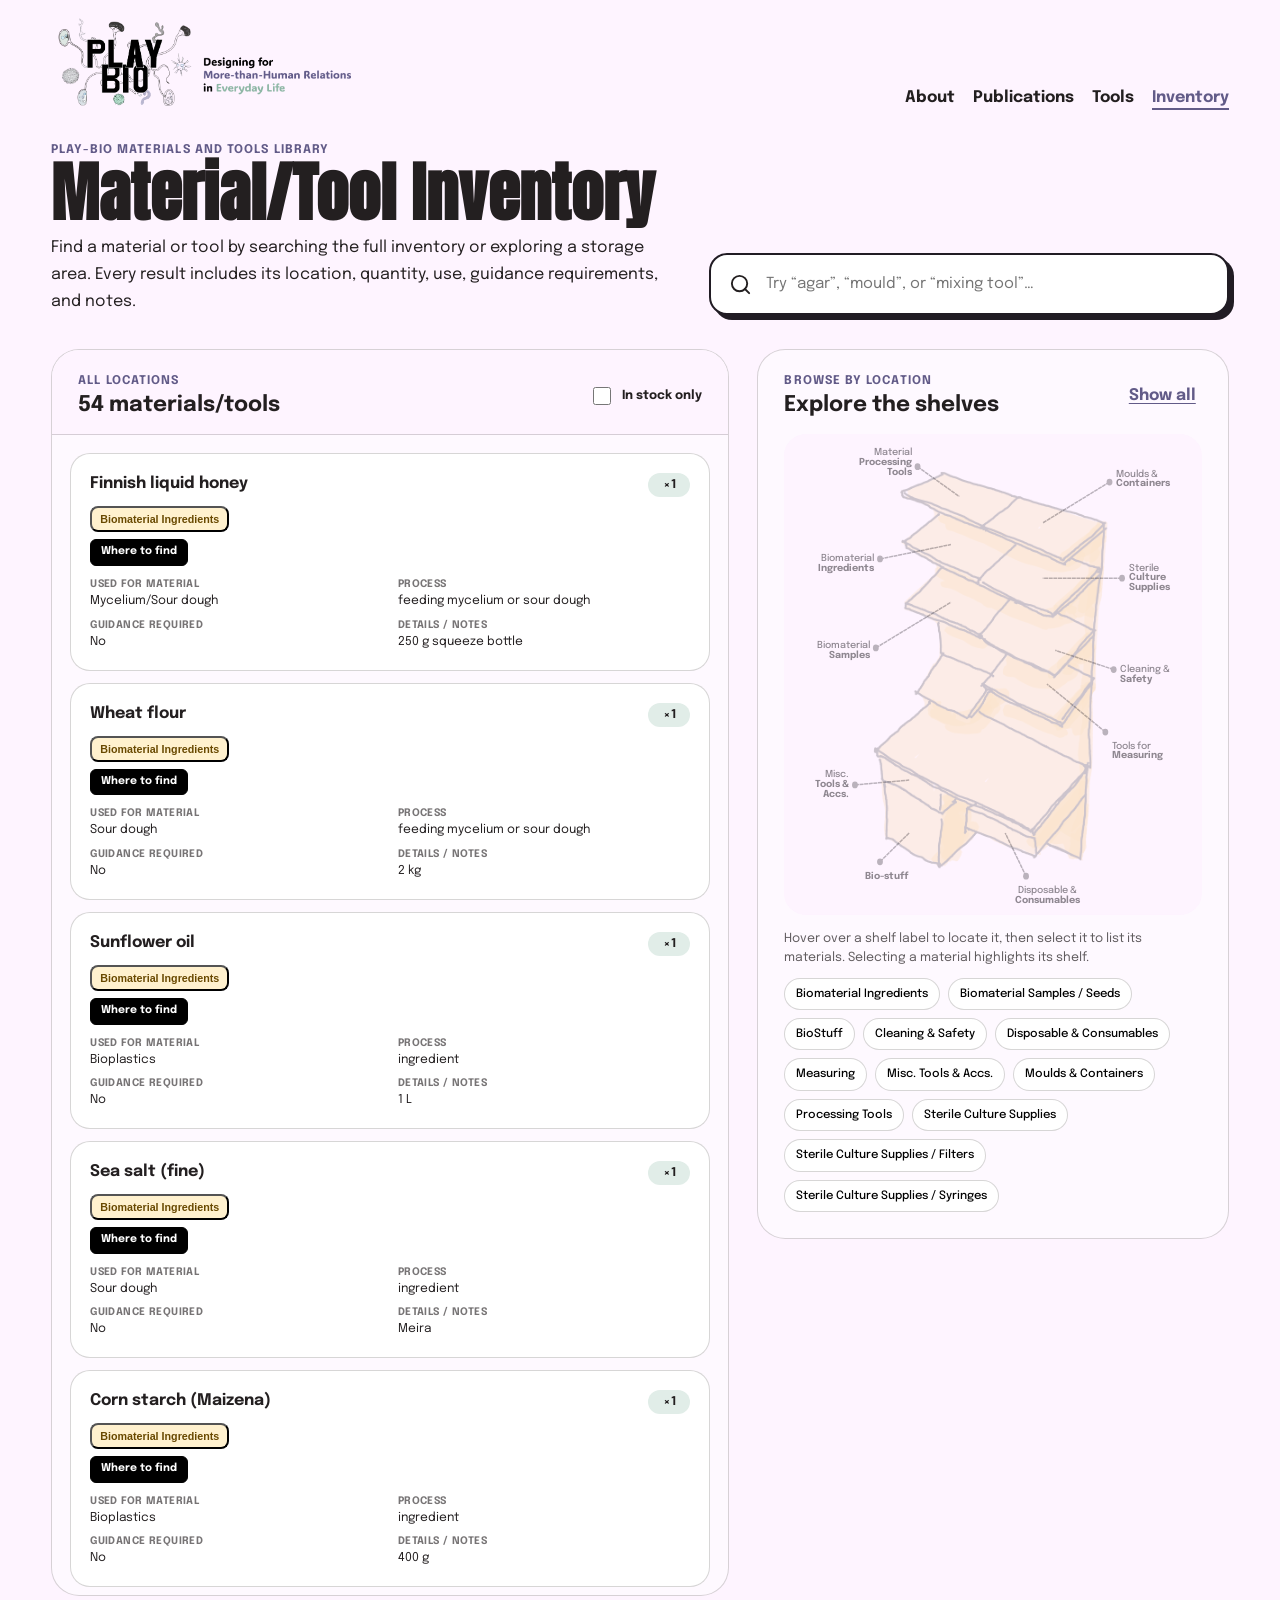
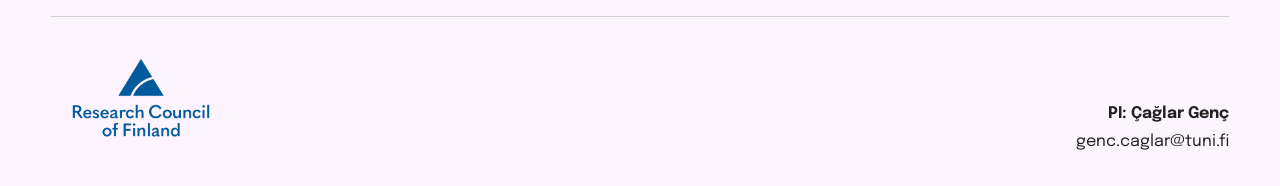
<file: inventory.html>
<!DOCTYPE html>
<html lang="en">
<head>
  <title>Material/Tool Inventory • Play-Bio</title>
  <meta charset="utf-8" />
  <meta name="viewport" content="width=device-width, initial-scale=1" />
  <meta name="description" content="Find and browse Play-Bio materials and tools by name, shelf, use, or process." />
  <link rel="stylesheet" href="assets/css/main.css" />
  <link rel="stylesheet" href="assets/css/inventory.css?v=12" />
  <link rel="preconnect" href="https://fonts.googleapis.com">
  <link rel="preconnect" href="https://fonts.gstatic.com" crossorigin>
  <link href="https://fonts.googleapis.com/css2?family=Epilogue:wght@400;500;700&family=Anton&display=swap" rel="stylesheet">
</head>
<body data-page="inventory">
  <section class="site-width header-container">
    <div class="logo logo--full">
      <a href="index.html" aria-label="Play-Bio home">
        <img src="images/Logo_with_text_transparent.png" alt="Play-Bio logo">
      </a>
    </div>
    <nav id="nav" class="nav">
      <a href="index.html">About</a>
      <a href="publications.html">Publications</a>
      <a href="tools.html">Tools</a>
      <a href="inventory.html" aria-current="page">Inventory</a>
    </nav>
  </section>

  <main class="site-width page-wrap inventory-page">
    <header class="inventory-hero">
      <div>
        <p class="inventory-eyebrow">Play-Bio materials and tools library</p>
        <h1 class="section-title">Material/Tool Inventory</h1>
        <p class="section-intro">Find a material or tool by searching the full inventory or exploring a storage area. Every result includes its location, quantity, use, guidance requirements, and notes.</p>
      </div>
      <label class="inventory-search">
        <span class="sr-only">Search materials and tools</span>
        <svg aria-hidden="true" viewBox="0 0 24 24"><path d="m21 21-4.6-4.6m2.6-5.4a8 8 0 1 1-16 0 8 8 0 0 1 16 0Z"/></svg>
        <input id="inventory-search" type="search" placeholder="Try “agar”, “mould”, or “mixing tool”…" autocomplete="off">
        <button id="inventory-clear" type="button" aria-label="Clear search">×</button>
      </label>
    </header>

    <div class="inventory-layout">
      <section class="inventory-results" aria-labelledby="results-heading">
        <div class="panel-heading results-heading">
          <div>
            <p id="results-context" class="panel-kicker">All locations</p>
            <h2 id="results-heading"><span id="result-count">0</span> materials/tools</h2>
          </div>
          <label class="availability-filter">
            <input id="in-stock-only" type="checkbox">
            <span>In stock only</span>
          </label>
        </div>
        <div id="inventory-list" class="inventory-list" aria-live="polite"></div>
        <noscript><p>Please enable JavaScript to browse the inventory.</p></noscript>
      </section>

      <section class="shelf-browser" aria-labelledby="shelf-heading">
        <div class="panel-heading">
          <div>
            <p class="panel-kicker">Browse by location</p>
            <h2 id="shelf-heading">Explore the shelves</h2>
          </div>
          <button id="show-all" class="text-button" type="button">Show all</button>
        </div>

        <div class="shelf-map" id="shelf-map">
          <img class="shelf-image shelf-image--base" src="images/Shelves_color.png" alt="Illustration of the Play-Bio material shelves">
          <svg class="shelf-image-veil" viewBox="0 0 100 100" preserveAspectRatio="none" aria-hidden="true">
            <defs>
              <filter id="shelf-spotlight-feather" x="-40%" y="-40%" width="180%" height="180%" color-interpolation-filters="sRGB">
                <feGaussianBlur stdDeviation="4.5" />
              </filter>
              <mask id="shelf-spotlight-mask">
                <rect width="100" height="100" fill="white" />
                <g id="shelf-spotlight-circles" filter="url(#shelf-spotlight-feather)"></g>
              </mask>
            </defs>
            <rect class="shelf-image-dimmer" width="100" height="100" mask="url(#shelf-spotlight-mask)" />
          </svg>
          <div id="shelf-hotspots" class="shelf-hotspots" aria-label="Shelf areas"></div>
        </div>
        <p class="shelf-help">Hover over a shelf label to locate it, then select it to list its materials. Selecting a material highlights its shelf.</p>
        <div id="shelf-filters" class="shelf-filters" aria-label="Filter by shelf or drawer"></div>
      </section>

    </div>
  </main>

  <section class="footer">
    <div class="site-width footer-container">
      <div class="footer-content footer-content--playbio">
        <div class="footer-box footer-box--logo"><img src="images/research-council-finland.png" alt="Research Council of Finland Logo"></div>
        <div class="footer-box footer-box--contact footer-box--right">
          <p><strong>PI: Çağlar Genç</strong></p>
          <p><a href="mailto:genc.caglar@tuni.fi">genc.caglar@tuni.fi</a></p>
        </div>
      </div>
    </div>
  </section>

  <script src="assets/js/inventory-data.js"></script>
  <script src="assets/js/inventory.js?v=12"></script>
</body>
</html>
</file>
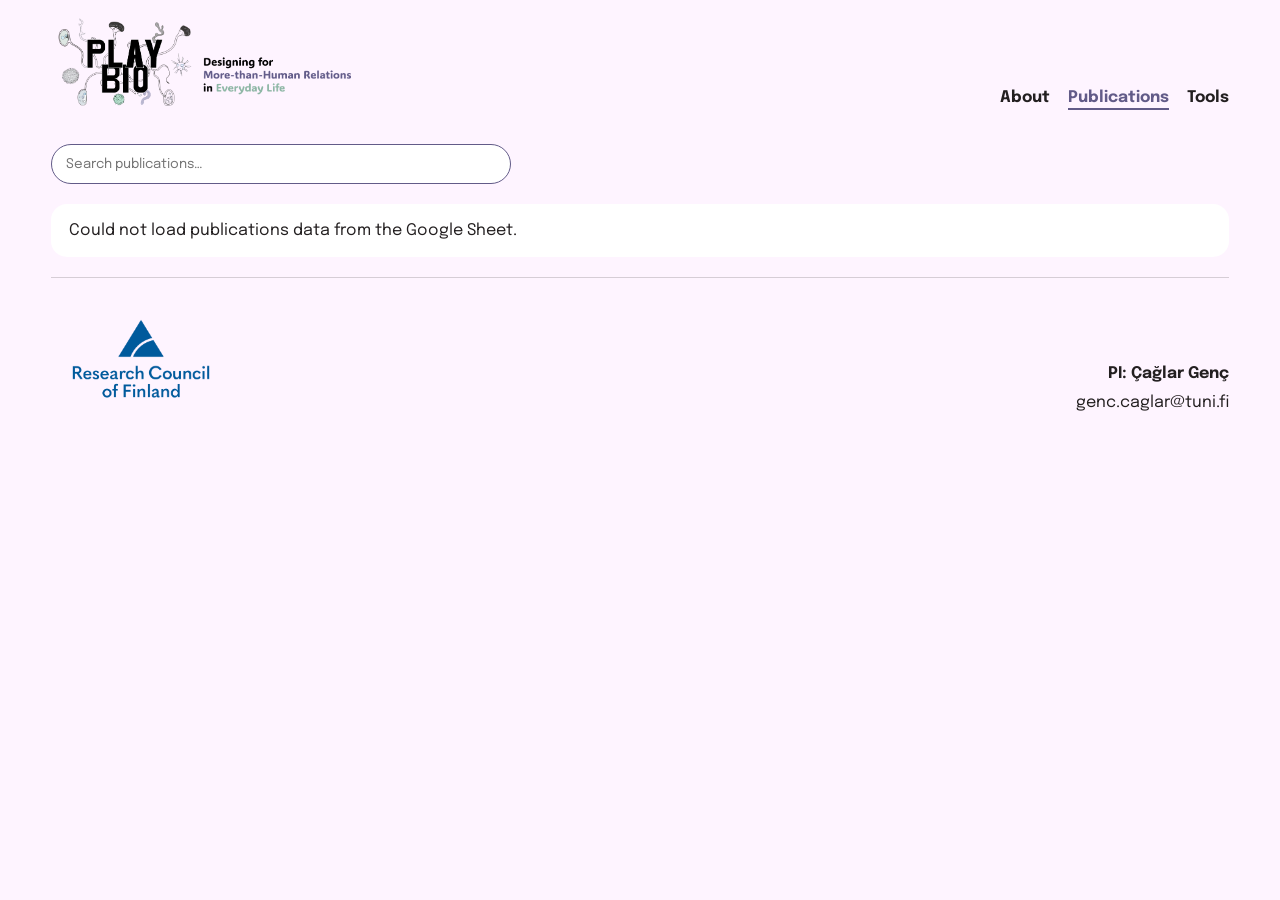
<file: publications.html>
<!DOCTYPE html>
<html lang="en">
<head>
  <title>Publications • Play-Bio</title>
  <meta charset="utf-8" />
  <meta name="viewport" content="width=device-width, initial-scale=1" />
  <link rel="stylesheet" href="assets/css/main.css" />
  <link rel="stylesheet" href="assets/css/publications.css" />
  <link rel="preconnect" href="https://fonts.googleapis.com">
  <link rel="preconnect" href="https://fonts.gstatic.com" crossorigin>
  <link href="https://fonts.googleapis.com/css2?family=Epilogue:wght@400;500;700&display=swap" rel="stylesheet">
  <link href="https://fonts.googleapis.com/css2?family=Anton&display=swap" rel="stylesheet">
</head>
<body data-page="publications">
  <section class="site-width header-container">
    <div class="logo logo--full">
      <a href="index.html" aria-label="Play-Bio home">
        <img src="images/Logo_with_text_transparent.png" alt="Play-Bio logo">
      </a>
    </div>
    <nav id="nav" class="nav">
      <a href="index.html">About</a>
      <a href="publications.html" aria-current="page">Publications</a>
      <a href="tools.html">Tools</a>
    </nav>
  </section>

  <main class="site-width page-wrap">
    <div id="pub-toolbar">
      <input id="pub-search" class="search-input" type="search" placeholder="Search publications…" aria-label="Search publications">
    </div>
    <div id="pub-grid" aria-live="polite"></div>
    <noscript><p>Please enable JavaScript to see the publications list.</p></noscript>
  </main>

  <section class="footer">
    <div class="site-width footer-container">
      <div class="footer-content footer-content--playbio">
        <div class="footer-box footer-box--logo">
          <img src="images/research-council-finland.png" alt="Research Council of Finland Logo">
        </div>
        <div class="footer-box footer-box--contact footer-box--right">
          <p><strong>PI: Çağlar Genç</strong></p>
          <p><a href="mailto:genc.caglar@tuni.fi">genc.caglar@tuni.fi</a></p>
        </div>
      </div>
    </div>
  </section>

  <script src="assets/js/site.js"></script>
</body>
</html>
</file>
<file: assets/css/main.css>
@import url('https://fonts.googleapis.com/css2?family=Epilogue:wght@400;500;700&display=swap');
@import url('https://fonts.googleapis.com/css2?family=Anton&display=swap');

:root{
  --primary-color:#625b88;
  --secondary-color:#e1ede8;
  --background-color:#fef4ff;
  --accent-color:#cce8f4;
  --green-card:#bfe0ce;
  --purple-card:#c8c3df;
  --text-color:#231f20;
  --line-color:rgba(35,31,32,.18);
  --site-width:min(1240px,92%);
}

*{box-sizing:border-box}
html,body{margin:0;padding:0}
body{
  background:var(--background-color);
  color:var(--text-color);
  font-family:'Epilogue',Arial,sans-serif;
}
a{color:inherit;text-decoration:none}
img{max-width:100%;display:block}

.site-width{
  width: min(1240px, 92%);
  margin-left: auto;
  margin-right: auto;
}
.section-width{
  width:100%;
}

.header-container{
  margin-top: 18px;
  margin-bottom: 8px;
  display: flex;
  justify-content: space-between;
  align-items: flex-end;
  gap: 32px;
  flex-wrap: wrap;
}
.header-container--home{
  align-items: flex-end;
}

.logo{height:auto}
.logo--full{width:min(300px,48vw)}
.logo--mark{width:min(260px,32vw)}
.logo img{width:100%;height:auto;display:block}

.nav{
  display:flex;
  justify-content:flex-end;
  align-items:flex-start;
  flex-wrap:wrap;
  gap:18px;
  padding-top:8px;
  margin-left:auto;
  text-align:right;
}
.nav--home{
  justify-content:flex-end;
  margin-bottom:18px;
}
.nav a{
  color:var(--text-color);
  text-decoration:none;
  font-weight:700;
  font-family:'Epilogue',Arial,sans-serif;
  position:relative;
}
.nav a:hover,
.nav a[aria-current="page"]{color:var(--primary-color)}
.nav a::after{
  content:"";
  position:absolute;
  left:0;
  bottom:-4px;
  width:100%;
  height:2px;
  background:currentColor;
  transform:scaleX(0);
  transform-origin:left center;
  transition:transform .2s ease;
}
.nav a:hover::after,
.nav a[aria-current="page"]::after{transform:scaleX(1)}

.home-intro{
  flex:1 1 540px;
  min-width:280px;
  padding-top:10px;
}
.home-intro__text{
  border-top: none;
  padding-top: 14px;
}
.home-intro__text p{
  color:var(--primary-color);
  margin: 0 0 12px;
  line-height: 1.7;
  font-size: 0.9rem;
  text-align: justify;
}
.home-copy{margin-top:0}
.info-container{
  width:100%;
  display:flex;
  justify-content:center;
  flex-wrap:wrap;
  margin:0;
}
.info-content{
  width:100%;
  justify-content:space-around;
  flex-wrap:wrap;
  display:flex;
}
.info-content--stacked{display:block}
.text{margin:1%;text-align:left}
.text--full{width:100%;margin:0}
.text p{
  font-size: 1rem;
  color: var(--text-color);
  margin-bottom: 1em;
  line-height: 1.85;
  text-align: justify;
}

.contact-strip{
  margin-top:10px;
}
.contact-strip__inner{
  display:flex;
  justify-content:space-between;
  align-items:center;
  gap:20px;
  flex-wrap:wrap;
  padding:10px 0 0;
}
.contact-email{font-size:1rem}
.social-link{
  display:inline-flex;
  align-items:center;
  gap:10px;
  font-weight:500;
}
.social-link__icon{
  width:26px;
  height:26px;
  border:2px solid var(--text-color);
  border-radius:8px;
  position:relative;
  display:inline-block;
}
.social-link__icon::before{
  content:"";
  position:absolute;
  width:10px;
  height:10px;
  border:2px solid var(--text-color);
  border-radius:50%;
  top:5px;
  left:5px;
}
.social-link__icon::after{
  content:"";
  position:absolute;
  width:4px;
  height:4px;
  border-radius:50%;
  background:var(--text-color);
  top:4px;
  right:4px;
}

.page-wrap{
  padding:20px 0;
}
.section-title{
  font-family:'Anton',Arial,sans-serif;
  font-size:2.4em;
  margin:16px 0;
  color:var(--text-color);
}
.section-title--scribble{
  font-size:2em;
  font-family:'Epilogue',Arial,sans-serif;
  font-weight:700;
  text-transform:none;
}
.section-intro{
  max-width:860px;
  line-height:1.7;
  margin:0 0 18px;
}

.recent-section{
  background:var(--accent-color);
  margin-top:18px;
  margin-bottom:30px;
  border-radius:28px;
  padding:12px 24px 18px;
}
.recent-carousel{
  position: relative;
  width: 100%;
}

.recent-carousel__viewport{
  overflow: hidden;
  width: 100%;
}
.recent-carousel__track{
  display:flex;
  transition:transform .35s ease;
}
.carousel-card{
  min-width: 100%;
  padding: 8px 44px 8px 16px;
}
.carousel-card__inner{
  background: transparent;
  border-radius: 24px;
  padding: 8px 0;
  display: grid;
  grid-template-columns: 35% 1fr;
  gap: 28px;
  align-items: center;
}
.carousel-card__thumb{
  width: 100%;
  aspect-ratio: 1 / 1;
  border-radius: 18px;
  overflow: hidden;
  background: #fff;
}
.carousel-card__thumb img{
  width:100%;
  height:100%;
  object-fit:cover;
}
.carousel-card__type{
  font-weight:700;
  color:var(--primary-color);
  margin-bottom:4px;
}
.carousel-card__title{
  margin:0 0 8px;
  font-size:1.2rem;
}
.carousel-card__text{
  margin:0 0 10px;
  line-height:1.6;
}
.carousel-arrow{
  position: absolute;
  top: 50%;
  transform: translateY(-50%);
  z-index: 2;
  width: 42px;
  height: 42px;
  border: none;
  border-radius: 50%;
  background: rgba(255,255,255,.92);
  color: var(--text-color);
  cursor: pointer;
  font-size: 1.5rem;
  box-shadow: 0 2px 10px rgba(0,0,0,.08);
}


.carousel-arrow--left{
  left: 8px;
}

.carousel-arrow--right{
  right: 8px;
}

.footer-container{
  margin: 0 auto;
  padding: 0;
}

.footer-content{
  width: 100%;
  display: flex;
  justify-content: space-between;
  align-items: flex-end;
  flex-wrap: wrap;
  gap: 24px;
  padding: 20px 0 28px;
  border-top: 1px solid var(--line-color);
}
.footer-box{
  margin: 0;
  text-align: left;
}
.footer-box--logo{flex:0 0 auto}
.footer-box--logo img{max-width:180px}
.footer-box--contact{flex:0 0 auto}
.footer-box--right{text-align:right}
.footer-box p{
  margin:.2em 0;
  line-height:1.6;
}

@media (max-width:900px){
  .carousel-card__inner{grid-template-columns:1fr}
}
@media (max-width:640px){
  .section-title{font-size:2em}
  .nav{gap:12px}
  .footer-box--right{text-align:left}
  .recent-section{padding-left:16px;padding-right:16px}
}

.text-link{
  color: var(--primary-color);
  text-decoration: underline;
  text-underline-offset: 2px;
}

.text-link:hover{
  opacity: 0.8;
}
.social-link{
  display: inline-flex;
  align-items: center;
  gap: 10px;
  font-weight: 500;
  transition: color 0.2s ease;
}

.social-link--instagram i{
  width: 34px;
  height: 34px;
  display: inline-flex;
  align-items: center;
  justify-content: center;
  border-radius: 50%;
  background: var(--text-color);
  color: var(--background-color);
  font-size: 1rem;
  line-height: 1;
  transition: background-color 0.2s ease, color 0.2s ease, transform 0.2s ease;
}

.social-link--instagram:hover{
  color: var(--primary-color);
}

.social-link--instagram:hover i{
  background: var(--primary-color);
  color: #fff;
  transform: translateY(-1px);
}
</file>
<file: assets/css/inventory.css>
:root{--inventory-orange:#f5a800;--inventory-ink:#211c24;--inventory-paper:#fffafc}
.sr-only{position:absolute;width:1px;height:1px;padding:0;margin:-1px;overflow:hidden;clip:rect(0,0,0,0);white-space:nowrap;border:0}
.inventory-page{padding-top:30px}
.inventory-hero{display:grid;grid-template-columns:minmax(0,1fr) minmax(320px,520px);gap:42px;align-items:end;margin-bottom:34px}
.inventory-eyebrow,.panel-kicker{margin:0 0 7px;color:var(--primary-color);font-size:.75rem;font-weight:700;letter-spacing:.09em;text-transform:uppercase}
.inventory-hero .section-title{margin:0 0 10px;font-size:clamp(2.5rem,5vw,4.8rem);line-height:.95}
.inventory-hero .section-intro{margin:0;max-width:680px}
.inventory-search{height:62px;display:flex;align-items:center;gap:12px;padding:0 18px;border:2px solid var(--inventory-ink);border-radius:18px;background:#fff;box-shadow:5px 5px 0 var(--inventory-ink)}
.inventory-search:focus-within{outline:3px solid var(--accent-color);outline-offset:3px}
.inventory-search svg{width:23px;fill:none;stroke:currentColor;stroke-width:2;stroke-linecap:round}
.inventory-search input{min-width:0;flex:1;border:0;outline:0;background:transparent;font:inherit;font-size:.95rem;color:inherit}
.inventory-search button{display:none;border:0;background:transparent;font-size:1.8rem;line-height:1;cursor:pointer;color:var(--primary-color)}
.inventory-search.has-value button{display:block}
.inventory-layout{display:grid;grid-template-columns:minmax(430px,1.18fr) minmax(330px,.82fr);gap:28px;align-items:start}
.shelf-browser,.inventory-results{border:1px solid var(--line-color);border-radius:28px;background:rgba(255,255,255,.48);overflow:hidden}
.panel-heading{display:flex;justify-content:space-between;align-items:center;gap:20px;padding:25px 26px 18px}
.panel-heading h2{margin:0;font-size:1.35rem}
.text-button{border:0;background:transparent;color:var(--primary-color);font:inherit;font-weight:700;cursor:pointer;text-decoration:underline;text-underline-offset:3px}
.shelf-map{
  position:relative;
  width:calc(100% - 52px);
  margin:0 26px;
  aspect-ratio:1778/2048;
  border-radius:22px;
  overflow:hidden;
  background:var(--background-color)
}

.shelf-image{
  position:absolute;
  inset:0;
  width:100%;
  height:100%;
  object-fit:contain;
  pointer-events:none
}
.shelf-image--base{opacity:1}
.shelf-image-veil{
  position:absolute;
  z-index:1;
  inset:0;
  width:100%;
  height:100%;
  pointer-events:none;
  opacity:1
}
.shelf-image-dimmer{
  fill:rgb(254 244 255 / .8)
}
.shelf-hotspots{position:absolute;z-index:2;inset:0}
.shelf-callout-lines{position:absolute;inset:0;width:100%;height:100%;overflow:visible;pointer-events:none}
.shelf-callout-line{opacity:.3;transition:opacity .18s}
.shelf-callout-line line{stroke:var(--inventory-ink);stroke-width:1.5;stroke-dasharray:4 .62;vector-effect:non-scaling-stroke}
.shelf-callout-line circle{fill:var(--inventory-ink);vector-effect:non-scaling-stroke}
.shelf-callout-label{position:absolute;z-index:2;max-width:25%;padding:2px;border:0;background:transparent;color:var(--inventory-ink);font:500 clamp(.3rem,.9vw,.6rem)/1.02 'Epilogue',sans-serif;opacity:.5;cursor:pointer;transition:opacity .18s;white-space:nowrap}
.shelf-callout-label strong{font-weight:700}
.shelf-callout-label.is-left{text-align:left;transform:translateY(-50%)}
.shelf-callout-label.is-right{text-align:right;transform:translate(-100%,-50%)}
.shelf-callout-label.is-center{text-align:center;transform:translate(-50%,-50%)}
.shelf-hotspot{position:absolute;z-index:1;border:0;border-radius:10px;background:transparent;cursor:pointer;transition:background .18s,box-shadow .18s}
.shelf-hotspot:hover,.shelf-hotspot:focus-visible,.shelf-hotspot.is-active{background:rgba(204,232,244,.18);box-shadow:0 0 0 2px rgba(33,28,36,.25);outline:0}
.shelf-callout-label:hover,.shelf-callout-label:focus-visible,.shelf-callout-label.is-hovered,.shelf-callout-label.is-active,.shelf-callout-line.is-hovered,.shelf-callout-line.is-active{opacity:1}
.shelf-callout-label:has(~ .shelf-hotspot:hover){opacity:1}
.shelf-hotspots:has(.shelf-hotspot[data-area="0"]:hover) .shelf-callout-line[data-area="0"],.shelf-hotspots:has(.shelf-hotspot[data-area="1"]:hover) .shelf-callout-line[data-area="1"],.shelf-hotspots:has(.shelf-hotspot[data-area="2"]:hover) .shelf-callout-line[data-area="2"],.shelf-hotspots:has(.shelf-hotspot[data-area="3"]:hover) .shelf-callout-line[data-area="3"],.shelf-hotspots:has(.shelf-hotspot[data-area="4"]:hover) .shelf-callout-line[data-area="4"],.shelf-hotspots:has(.shelf-hotspot[data-area="5"]:hover) .shelf-callout-line[data-area="5"],.shelf-hotspots:has(.shelf-hotspot[data-area="6"]:hover) .shelf-callout-line[data-area="6"],.shelf-hotspots:has(.shelf-hotspot[data-area="7"]:hover) .shelf-callout-line[data-area="7"],.shelf-hotspots:has(.shelf-hotspot[data-area="8"]:hover) .shelf-callout-line[data-area="8"],.shelf-hotspots:has(.shelf-hotspot[data-area="9"]:hover) .shelf-callout-line[data-area="9"]{opacity:1}
.shelf-help{margin:15px 26px 10px;font-size:.78rem;line-height:1.5;color:rgba(35,31,32,.72)}
.shelf-filters{display:flex;flex-wrap:wrap;gap:8px;padding:0 26px 26px}
.shelf-filter{border:1px solid var(--line-color);border-radius:999px;padding:8px 11px;background:#fff;font:500 .72rem/1.25 'Epilogue',sans-serif;cursor:pointer}
.shelf-filter:hover,.shelf-filter.is-active{border-color:var(--primary-color);background:var(--primary-color);color:#fff}
.results-heading{position:sticky;top:0;z-index:3;background:rgba(254,244,255,.96);border-bottom:1px solid var(--line-color);backdrop-filter:blur(10px)}
.availability-filter{display:flex;align-items:center;gap:8px;font-size:.78rem;font-weight:700;cursor:pointer}
.availability-filter input{width:18px;height:18px;accent-color:var(--primary-color)}
.inventory-list{display:grid;gap:12px;padding:18px;max-height:1160px;overflow:auto}
.inventory-card{padding:19px;border:1px solid var(--line-color);border-radius:20px;background:#fff;transition:border-color .2s,transform .2s}
.inventory-card:hover,.inventory-card:focus-visible,.inventory-card.is-selected{border-color:var(--primary-color);transform:translateY(-1px);outline:0}
.inventory-card__top{display:flex;justify-content:space-between;gap:16px;align-items:flex-start}
.inventory-card h3{margin:0;font-size:1rem;line-height:1.35}
.quantity{flex:0 0 auto;min-width:42px;padding:6px 9px;border-radius:12px;background:var(--secondary-color);text-align:center;font-size:.75rem;font-weight:700}
.quantity.is-empty{background:#f1e3e3;color:#7d3939}
.inventory-card__location{display:flex;flex-direction:column;align-items:flex-start;gap:7px;margin:9px 0 13px}
.location-pill{display:inline-flex;padding:5px 8px;border-radius:8px;background:#fff1ce;color:#694900;font-size:.67rem;font-weight:700}
.where-to-find{display:inline-flex;align-items:center;justify-content:center;flex:0 0 auto;border:1px solid #000;border-radius:6px;padding:6px 10px;background:#000;color:#fff;font:700 .67rem/1.2 'Epilogue',sans-serif;cursor:pointer;transition:background .18s,color .18s,transform .18s}
.where-to-find:hover,.where-to-find:focus-visible{background:#242424;color:#fff;outline:0}
.inventory-card dl{display:grid;grid-template-columns:1fr 1fr;gap:10px 15px;margin:0}
.inventory-card dt{margin:0 0 3px;color:rgba(35,31,32,.62);font-size:.65rem;font-weight:700;letter-spacing:.04em;text-transform:uppercase}
.inventory-card dd{margin:0;font-size:.76rem;line-height:1.45}
.guidance-yes{color:#9a351e;font-weight:700}
.empty-state{padding:50px 25px;text-align:center}
.empty-state h3{margin:0 0 8px}.empty-state p{margin:0;line-height:1.6;color:rgba(35,31,32,.7)}
@media(max-width:960px){.inventory-hero,.inventory-layout{grid-template-columns:1fr}.inventory-hero{gap:24px}.inventory-results{order:1;min-height:400px}.shelf-browser{order:2}.shelf-map{max-width:600px;margin-left:auto;margin-right:auto}.inventory-list{max-height:none}}
@media(max-width:640px){.inventory-page{padding-top:18px}.inventory-search{height:56px;box-shadow:3px 3px 0 var(--inventory-ink)}.panel-heading{padding:20px 18px 15px}.shelf-map{width:calc(100% - 36px)}.shelf-help{margin-left:18px;margin-right:18px}.shelf-filters{padding:0 18px 20px}.inventory-list{padding:12px}.inventory-card dl{grid-template-columns:1fr}.availability-filter span{max-width:62px}.shelf-callout-label{font-size:clamp(.38rem,1.65vw,.58rem)}}
</file>
<file: assets/css/publications.css>
.search-input{
  width:min(460px,100%);
  padding:12px 14px;
  border:1px solid var(--primary-color);
  border-radius:999px;
  background:#fff;
  font-family:'Epilogue',Arial,sans-serif;
}
#pub-toolbar{margin:10px 0 20px}

#pub-grid{
  display:grid;
  grid-template-columns:1fr;
  gap:20px;
}
.pub-card{
  display:flex;
  flex-direction:row;
  gap:18px;
  background:var(--green-card);
  border-radius:22px;
  overflow:hidden;
  padding:18px;
  align-items:flex-start;
}
.pub-thumb{
  width:150px;
  min-width:150px;
  aspect-ratio:1/1;
  background:#f5f5f5;
  overflow:hidden;
  border-radius:14px;
}
.pub-thumb img{
  width:100%;
  height:100%;
  object-fit:cover;
  display:block;
}
.pub-meta{flex:1 1 auto}
.pub-kicker{
  font-size:.92rem;
  color:#4c4c4c;
  margin-bottom:6px;
}
.pub-title{
  font-family:'Epilogue',Arial,sans-serif;
  font-size:1.18rem;
  margin:0 0 8px;
}
.pub-title a{
  color:var(--text-color);
  text-decoration:none;
}
.pub-title a:hover{
  text-decoration:underline;
  color:var(--primary-color);
}
.pub-authors,.pub-abstract{
  font-size:.98rem;
  color:#333;
  line-height:1.65;
}
.pub-actions{
  display:flex;
  flex-wrap:wrap;
  gap:10px;
  margin-top:14px;
}
.btn{
  display:inline-block;
  padding:9px 14px;
  border-radius:999px;
  border:none;
  background:var(--primary-color);
  color:#fff;
  text-decoration:none;
  font-size:.92rem;
}
.btn-outline{
  background:transparent;
  color:var(--primary-color);
  border:2px solid var(--primary-color);
}
.pub-details{
  margin-top:14px;
  padding-top:14px;
  border-top:1px solid rgba(35,31,32,.15);
  display:none;
}
.pub-card.open .pub-details{display:block}

.tools-grid{
  display:grid;
  gap:20px;
}
.tool-card{
  background: var(--purple-card);
  border-radius: 22px;
  padding: 26px;
}
.tool-card__inner{
  display:grid;
  grid-template-columns:220px 1fr;
  gap:22px;
  align-items:start;
}
.tool-card:nth-child(even) .tool-card__inner{
  grid-template-columns:1fr 220px;
}
.tool-card:nth-child(even) .tool-card__media{order:2}
.tool-card__media{
  width: 100%;
  border-radius: 16px;
  overflow: hidden;
  background: #fff;
}
.tool-card__media img{
  width:100%;
  aspect-ratio:1/1;
  object-fit:cover;
}
.tool-card__kicker{
  color:var(--primary-color);
  font-weight:700;
  margin-bottom:8px;
}
.tool-card__title{
  margin:0 0 8px;
  font-size:1.4rem;
}
.tool-card__subtitle{
  margin:0 0 12px;
  font-weight:700;
}
.tool-card__text{
  line-height:1.75;
  margin-bottom:16px;
}
.loading,.error-state{
  background:#fff;
  padding:18px;
  border-radius:16px;
}
@media (max-width:760px){
  .pub-card,
  .tool-card__inner,
  .tool-card:nth-child(even) .tool-card__inner{
    grid-template-columns:1fr;
    flex-direction:column;
  }
  .pub-thumb{
    width:100%;
    min-width:0;
    aspect-ratio:16/9;
  }
  .tool-card:nth-child(even) .tool-card__media{order:initial}
}


.tool-detail{
  display: grid;
  grid-template-columns: 320px 1fr;
  gap: 28px;
  align-items: start;
  background: transparent;
  border-radius: 0;
  padding: 0;
}

.tool-detail__media{
  width:100%;
  border-radius:16px;
  overflow:hidden;
  background:#fff;
}

.tool-detail__media img{
  width:100%;
  height:auto;
  display:block;
  object-fit:cover;
}

.tool-detail__title{
  margin:0 0 12px;
  font-size:2rem;
  font-family:'Anton', Arial, sans-serif;
  color:var(--text-color);
}

.tool-detail__text{
  line-height:1.8;
  margin-bottom:18px;
}

.tool-detail__text p{
  margin:0 0 12px;
}

@media (max-width: 760px){
  .tool-detail{
    grid-template-columns:1fr;
  }
}
</file>
